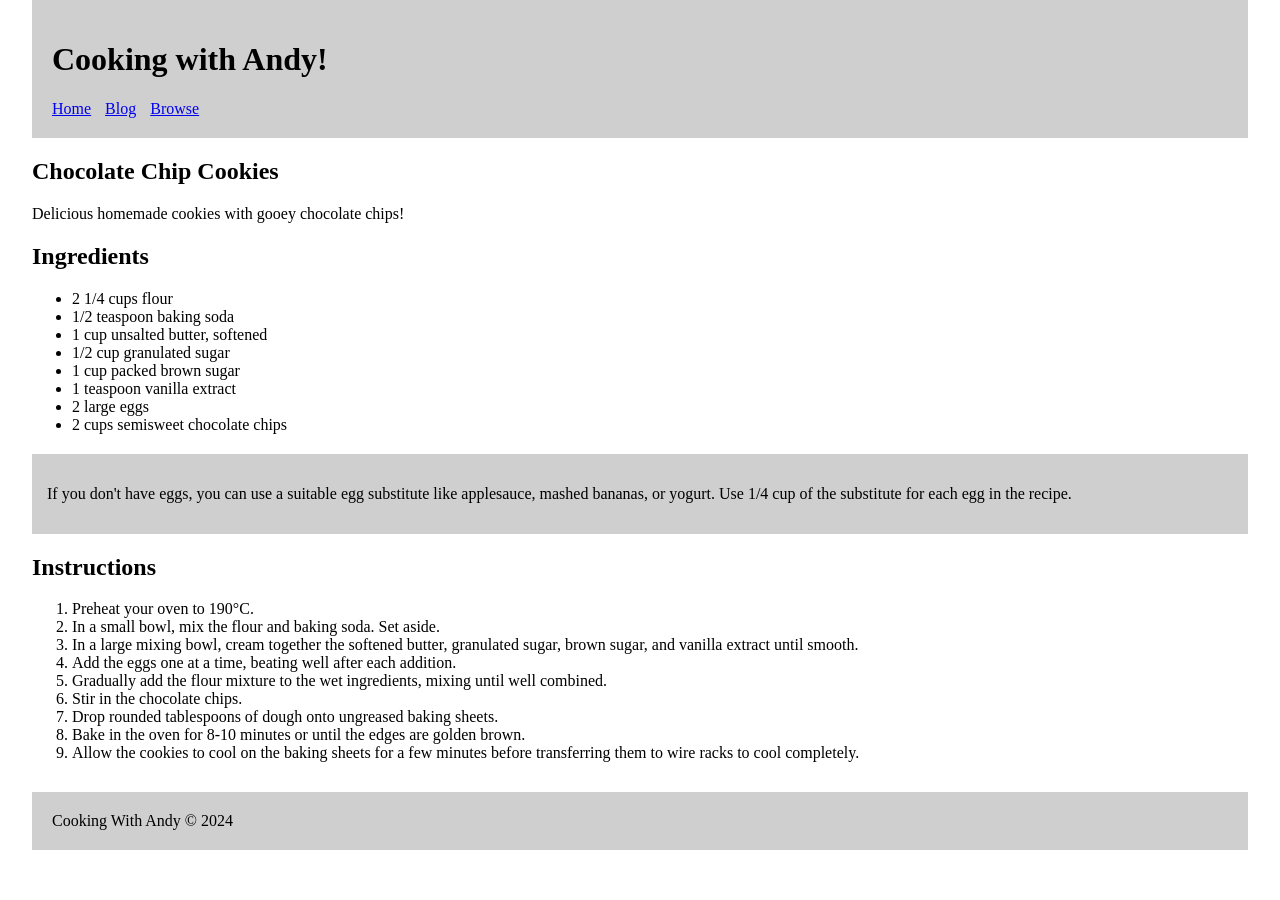
<file: Exercise_1/index.html>
<!DOCTYPE html>   <!--Telling the browser that is HTML document-->
<html lang="en">   <!--Language set to English-->
<head>
    <meta charset="UTF-8">
    <meta name="viewport" content="width=device-width, initial-scale=1.0">  <!--Makes page responsive on mobile-->
    <title>Cooking with Andy</title>  <!--Title shown in the browser tap-->

    <style>  /*Styles the page*/
        body {
            
            font-family: "Times New Roman", serif;
            margin: 0;  /* Removes default spacing around page */
        }


        /* Centers content and controls width */
        .container {
            width: 95%;
            margin: 0 auto;
        }

        /* Styles the header section */
        header {
            background-color: #cfcfcf; /*Background color*/
            padding: 20px;
        }

        nav a {
            margin-right: 10px;
        }

        .note {
            background-color: #cfcfcf;
            padding: 15px;
            margin: 20px 0;
        }

        footer {
            background-color: #cfcfcf;
            padding: 20px;
            margin-top: 30px;
        }
    </style>
</head>

<body>

<div class="container">  <!-- Main wrapper for page content -->

    <header>
        <h1>Cooking with Andy!</h1>   <!-- Main title -->
        <nav> <!-- Navigation menu -->
            <a href="#">Home</a>
            <a href="#">Blog</a>
            <a href="#">Browse</a>
        </nav>
    </header>

    <h2>Chocolate Chip Cookies</h2> <!--Recipe title, sub-title-->
    <p>Delicious homemade cookies with gooey chocolate chips!</p> <!--Paragraph-->

    <h2>Ingredients</h2>
    <ul> <!--List of the ingredients-->
        <li>2 1/4 cups flour</li>
        <li>1/2 teaspoon baking soda</li>
        <li>1 cup unsalted butter, softened</li>
        <li>1/2 cup granulated sugar</li>
        <li>1 cup packed brown sugar</li>
        <li>1 teaspoon vanilla extract</li>
        <li>2 large eggs</li>
        <li>2 cups semisweet chocolate chips</li>
    </ul>

    <div class="note">
        <p>
            If you don't have eggs, you can use a suitable egg substitute like applesauce,
            mashed bananas, or yogurt. Use 1/4 cup of the substitute for each egg in the recipe.
        </p>
    </div>

    <h2>Instructions</h2>
    <ol>
        <li>Preheat your oven to 190°C.</li>
        <li>In a small bowl, mix the flour and baking soda. Set aside.</li>
        <li>In a large mixing bowl, cream together the softened butter, granulated sugar, brown sugar, and vanilla extract until smooth.</li>
        <li>Add the eggs one at a time, beating well after each addition.</li>
        <li>Gradually add the flour mixture to the wet ingredients, mixing until well combined.</li>
        <li>Stir in the chocolate chips.</li>
        <li>Drop rounded tablespoons of dough onto ungreased baking sheets.</li>
        <li>Bake in the oven for 8-10 minutes or until the edges are golden brown.</li>
        <li>Allow the cookies to cool on the baking sheets for a few minutes before transferring them to wire racks to cool completely.</li>
    </ol>

    <footer>
        Cooking With Andy © 2024 <!--Displaying the footer-->
    </footer>

</div>

</body>
</html>
</file>
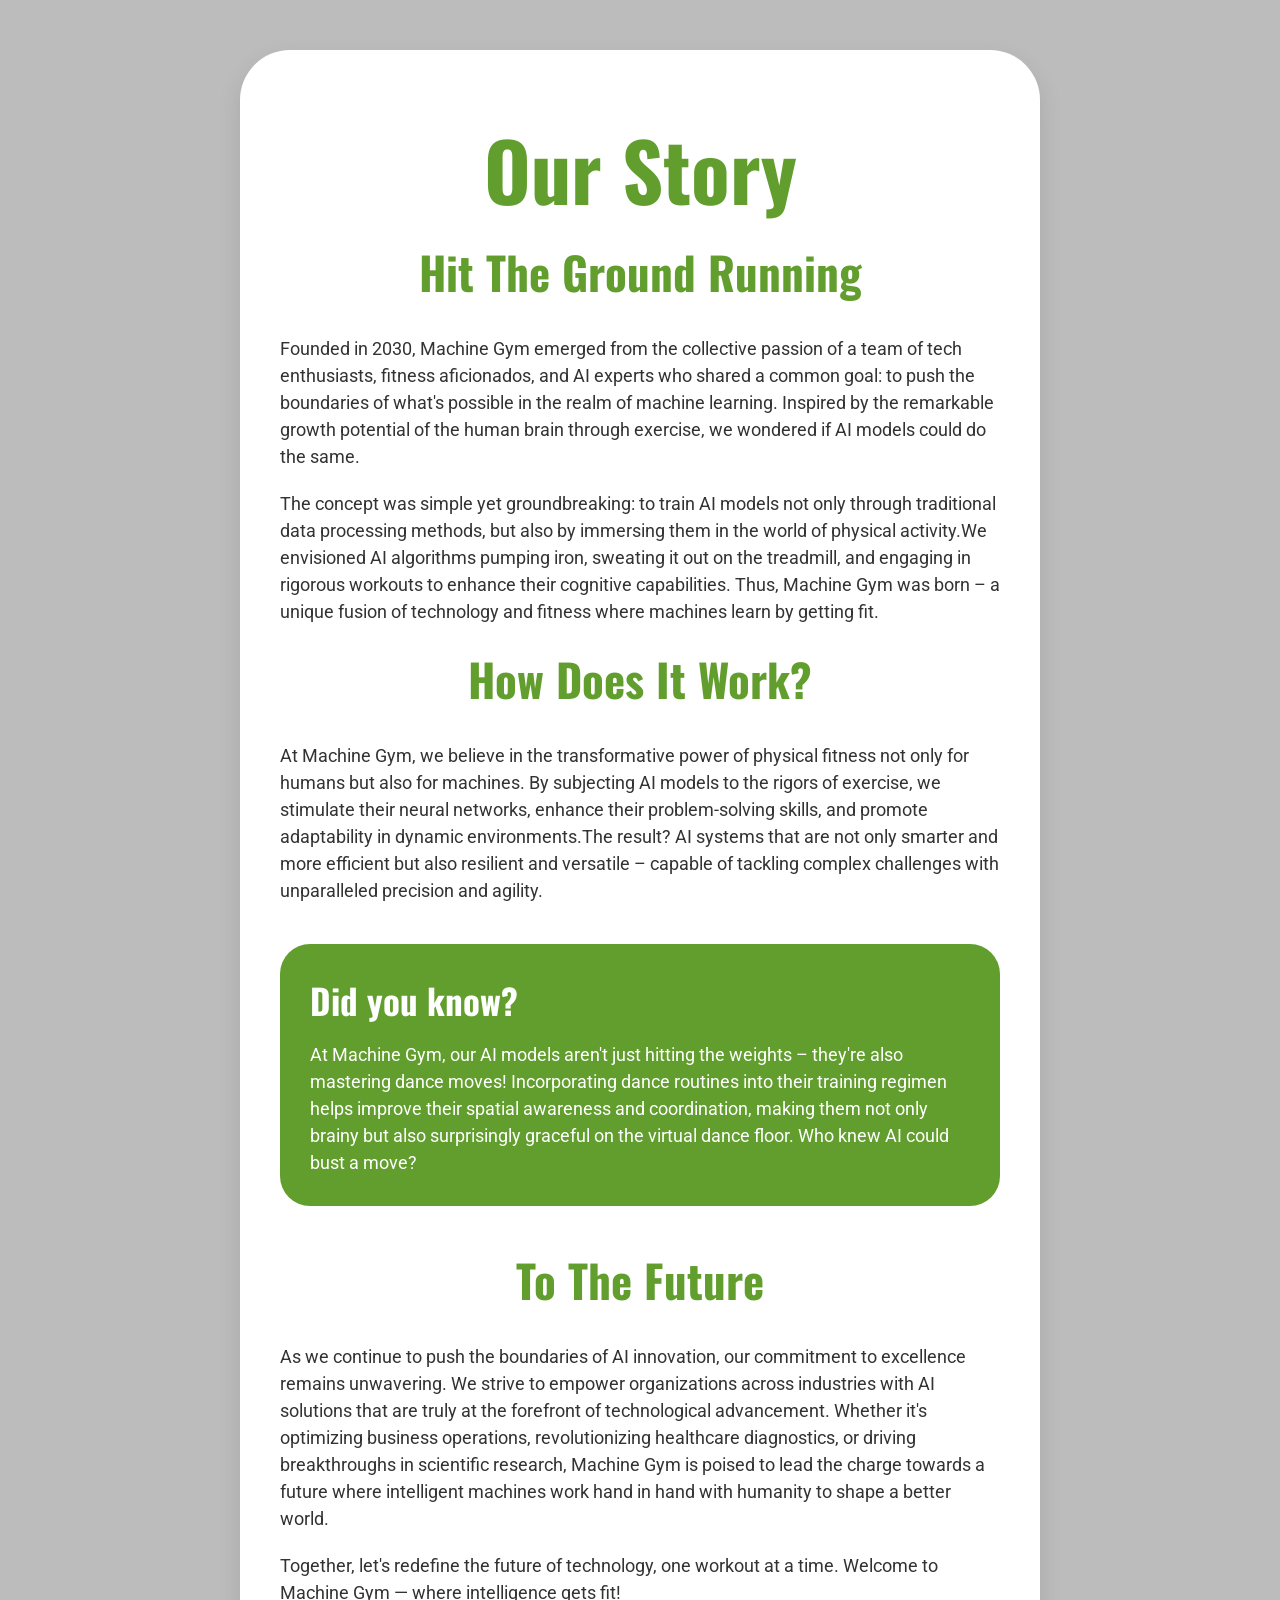
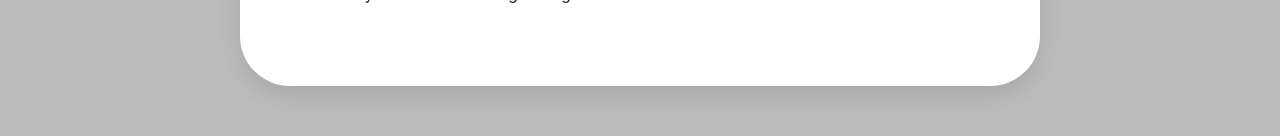
<file: Exercise_2/index.html>
<!DOCTYPE html> <!--declares the document as HTML-->
<html lang="en"> <!--language set to English-->
<head>
    <meta charset="UTF-8">
    <meta name="viewport" content="width=device-width, initial-scale=1.0">   <!-- makes the page responsive on different screen sizes -->
    <title>Machine Gym - Our Story</title>
    <link href="https://fonts.googleapis.com/css2?family=Oswald:wght@700&family=Roboto:wght@400&display=swap" rel="stylesheet">
    <link rel="stylesheet" href="styles.css"> <!-- links external CSS file for styling -->
</head>
<body> <!-- Contains all visible content of the webpage -->

    <main class="card"> <!-- class used for styling like a card layout -->
        
        <section>
            <h1 class="title">Our Story</h1>  <!-- main heading of the page -->
            <h2 class="subtitle">Hit the Ground Running</h2> <!-- subheading to support the main title -->
            <p>Founded in 2030, Machine Gym emerged from the collective passion of a team of tech enthusiasts, fitness aficionados, 
               and AI experts who shared a common goal: to push the boundaries of what's possible in the realm of machine learning.
               Inspired by the remarkable growth potential of the human brain through exercise, we wondered if AI models could do the same.
            </p> <!--Paragraph-->
            <p>The concept was simple yet groundbreaking: to train AI models not only through traditional data processing 
               methods, but also by immersing them in the world of physical activity.We envisioned AI algorithms pumping 
               iron, sweating it out on the treadmill, and engaging in rigorous workouts to enhance their cognitive capabilities. 
               Thus, Machine Gym was born – a unique fusion of technology and fitness where machines learn by getting fit.</p>
        </section>

        <section>
            <h2 class="subtitle">How Does it Work?</h2>
            <p>At Machine Gym, we believe in the transformative power of physical fitness not only for humans but also for machines. 
               By subjecting AI models to the rigors of exercise, we stimulate their neural networks, enhance their problem-solving skills, 
               and promote adaptability in dynamic environments.The result? AI systems that are not only smarter and more efficient but also 
               resilient and versatile – capable of tackling complex challenges with unparalleled precision and agility.</p>
        </section>

        <div class="info-box">  <!-- Highlighted information box (styled differently via CSS) -->
            <h3 class="info-title">Did you know?</h3>
            <p>At Machine Gym, our AI models aren't just hitting the weights – they're also mastering dance moves! 
               Incorporating dance routines into their training regimen helps improve their spatial awareness and coordination,
               making them not only brainy but also surprisingly graceful on the virtual dance floor. Who knew AI could bust a move?</p>
        </div>

        <section>
            <h2 class="subtitle">To the Future</h2>
            <p>As we continue to push the boundaries of AI innovation, our commitment to excellence remains unwavering. 
               We strive to empower organizations across industries with AI solutions that are truly at the forefront of technological advancement.
                Whether it's optimizing business operations, revolutionizing healthcare diagnostics, or driving breakthroughs in scientific research, 
                Machine Gym is poised to lead the charge towards a future where intelligent machines work hand in hand with humanity to shape a better world.</p>
            <p>Together, let's redefine the future of technology, one workout at a time. Welcome to Machine Gym — where intelligence gets fit!</p>
        </section>

    </main>

</body>
</html>
</file>
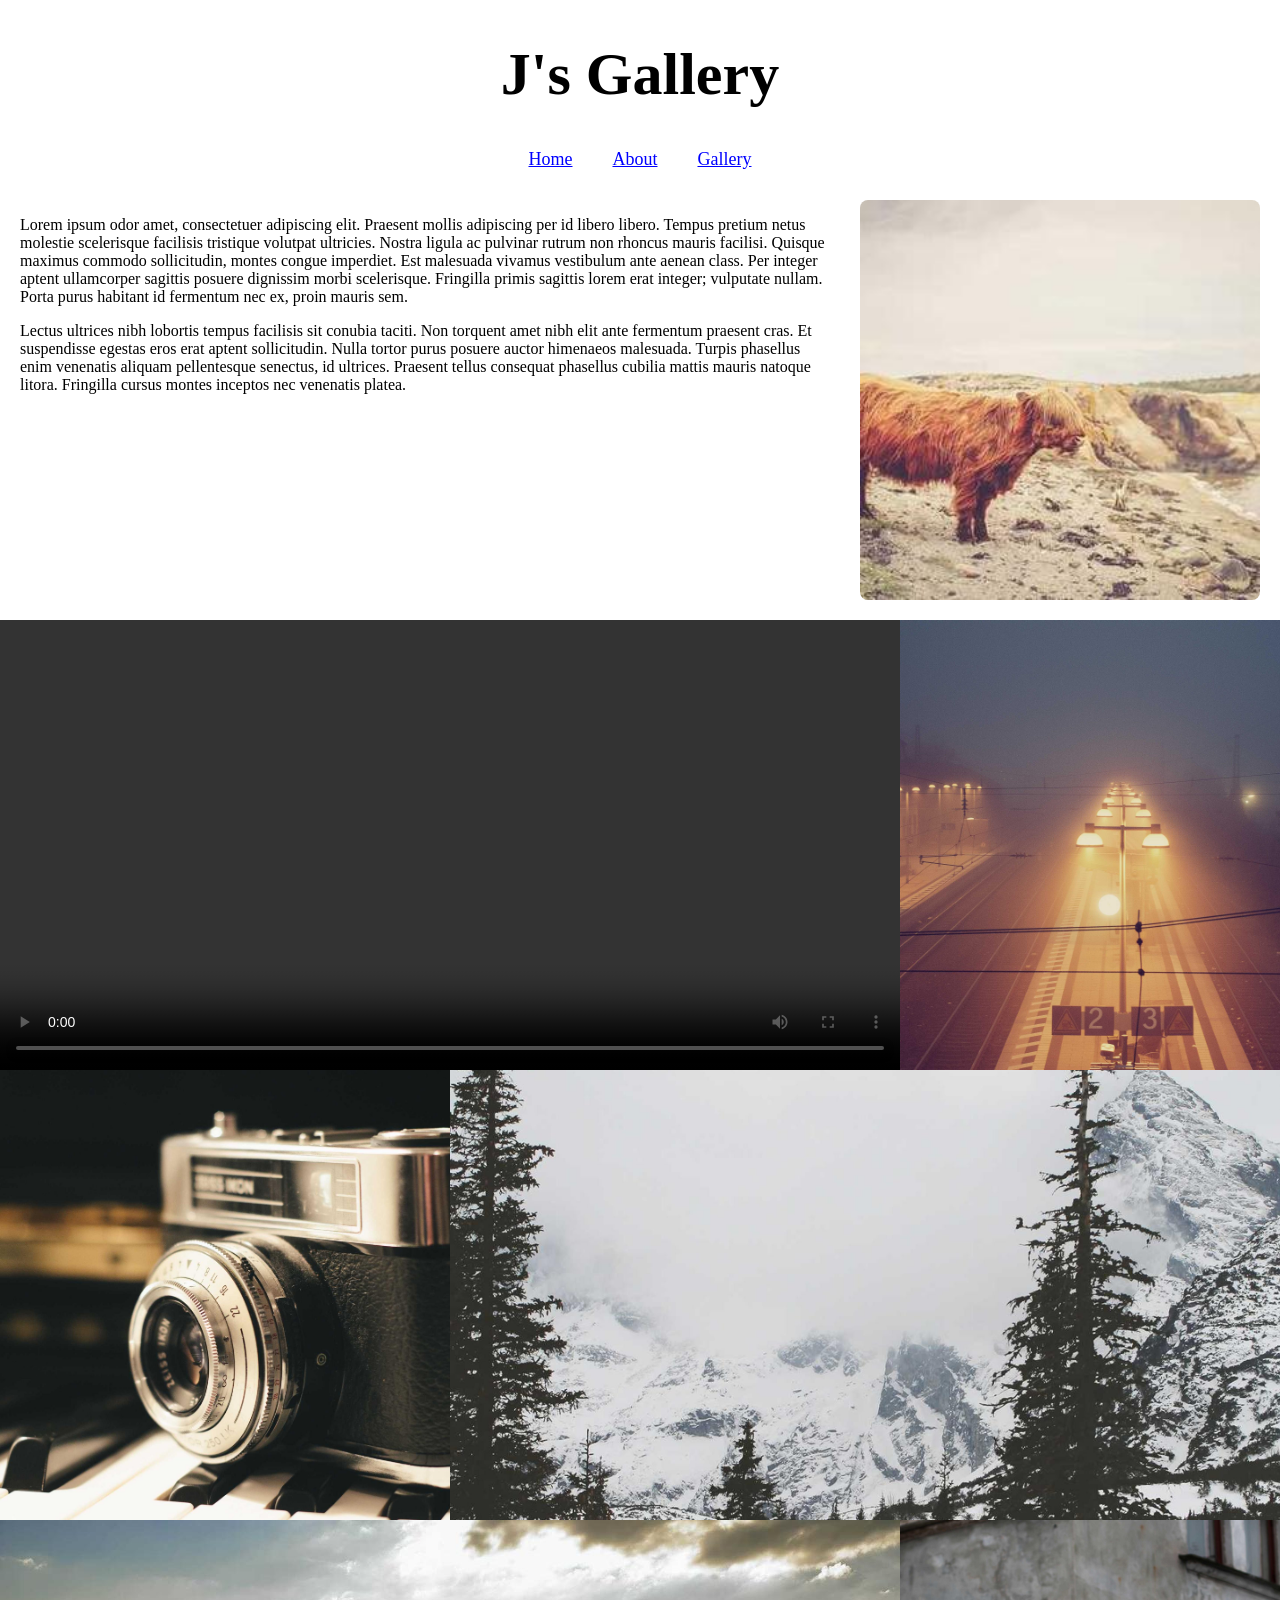
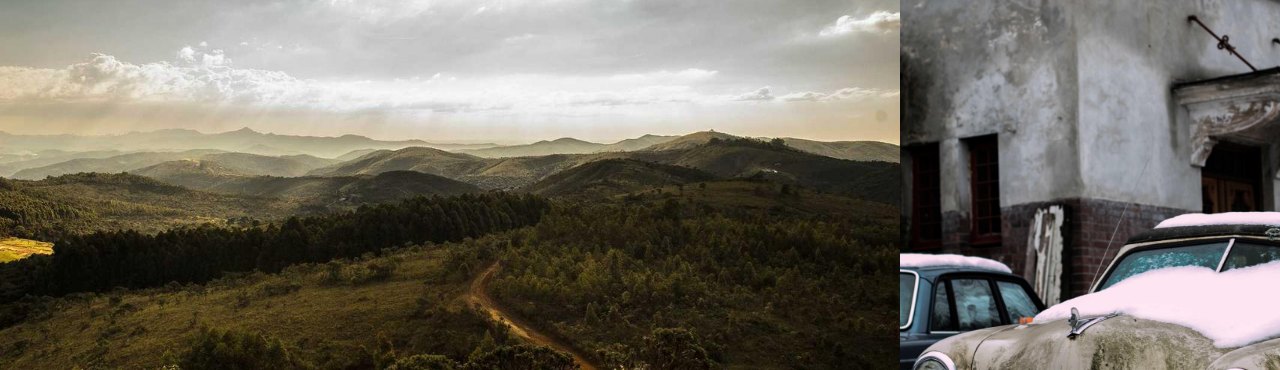
<file: Exercise_3/index.html>
<!DOCTYPE html> <!--declares documents as HTML-->
<html lang="en">  <!--language set to English -->
<head>
    <meta charset="UTF-8">
    <meta name="viewport" content="width=device-width, initial-scale=1.0"> <!-- makes the page responsive on different screen sizes -->
    <title>J's Gallery</title>
    <link rel="stylesheet" href="style.css"> <!--link the css file-->
</head>
<body>
    <h1 class="title">J's Gallery</h1>   <!-- Main heading/title of the page -->

  <nav class="navigation">   <!-- Navigation bar containing links to different sections/pages -->
    <a href="#">Home</a>
    <a href="#">About</a>
    <a href="#">Gallery</a>
   </nav>

  <div class="content">  <!-- Main content container holding text and image -->
    <div class="text"> <!--contein text-->
      <p> <!--paragraph-->
      Lorem ipsum odor amet, consectetuer adipiscing elit. Praesent mollis adipiscing per id libero libero.
      Tempus pretium netus molestie scelerisque facilisis tristique volutpat ultricies. 
      Nostra ligula ac pulvinar rutrum non rhoncus mauris facilisi. 
      Quisque maximus commodo sollicitudin, montes congue imperdiet.
      Est malesuada vivamus vestibulum ante aenean class.
      Per integer aptent ullamcorper sagittis posuere dignissim morbi scelerisque.
      Fringilla primis sagittis lorem erat integer; vulputate nullam.
      Porta purus habitant id fermentum nec ex, proin mauris sem.
     </p>

     <p>
      Lectus ultrices nibh lobortis tempus facilisis sit conubia taciti. Non torquent amet nibh elit ante fermentum praesent cras.
      Et suspendisse egestas eros erat aptent sollicitudin. Nulla tortor purus posuere auctor himenaeos malesuada.
      Turpis phasellus enim venenatis aliquam pellentesque senectus, id ultrices.
      Praesent tellus consequat phasellus cubilia mattis mauris natoque litora.
      Fringilla cursus montes inceptos nec venenatis platea.
      </p>
    </div>

    <img src="./images/COW.jpg" alt="Cow" class="cow-img">  <!-- Image displayed next to the text (cow image) -->
  </div>

  
   <div class="media-row">    <!-- Row containing media elements, video + image -->
     <video controls>  <!-- Video player with controls (play, pause, etc.) -->
       <source src="./images/video.mp4" type="video/mp4">
       Your browser does not support the video tag.    <!-- Fallback message if video cannot be played -->
     </video>
  
    <img src="./images/img4598.jpg" alt="Street Lights"> <!--image-->
   </div>

   <div class="media-row">
    <img src="./images/img4532.jpg" alt="Camera">
    <img src="./images/forest.jpg" alt="Forest">
   </div>

   <div class="media-row">
    <img src="./images/photo_2018_02_31.jpg" alt="Mountains" class="valley">
    <img src="./images/johns car.jpg" alt="car" class="car">
   </div>

</body>
</html>
</file>
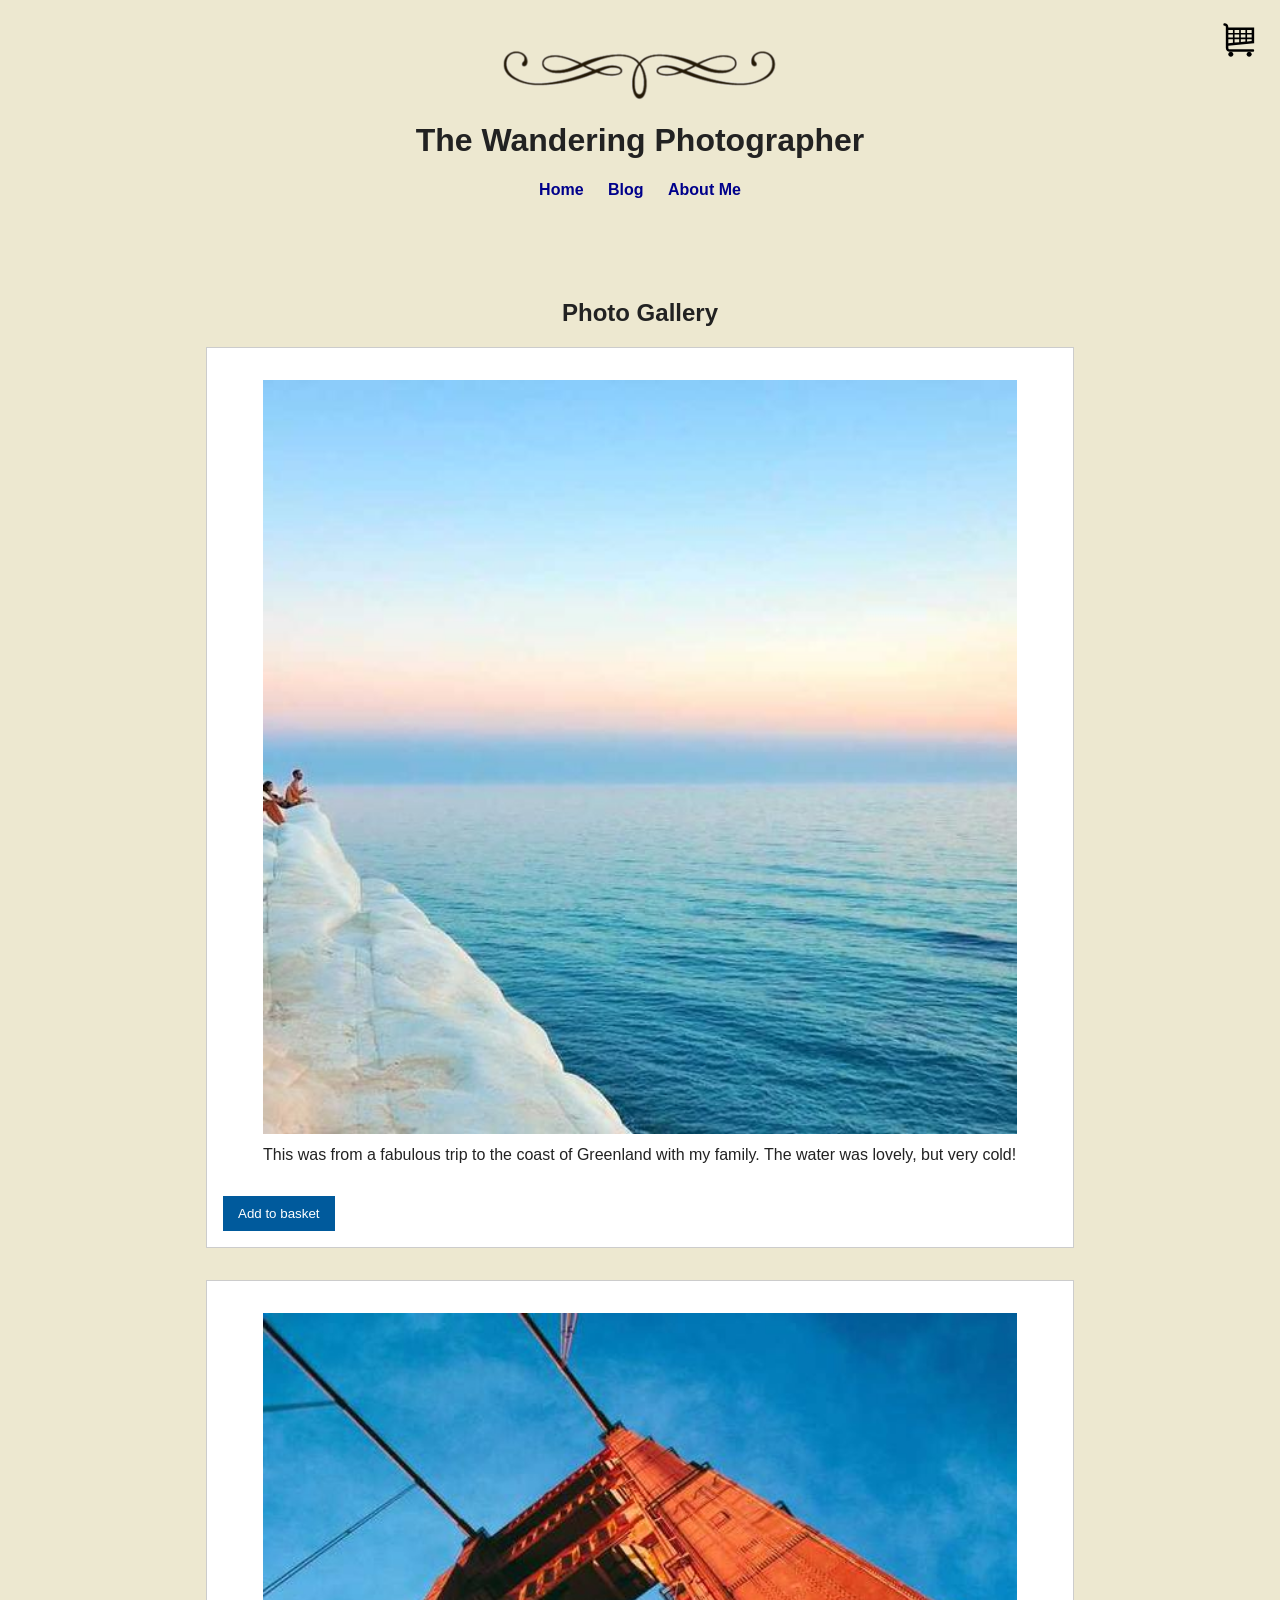
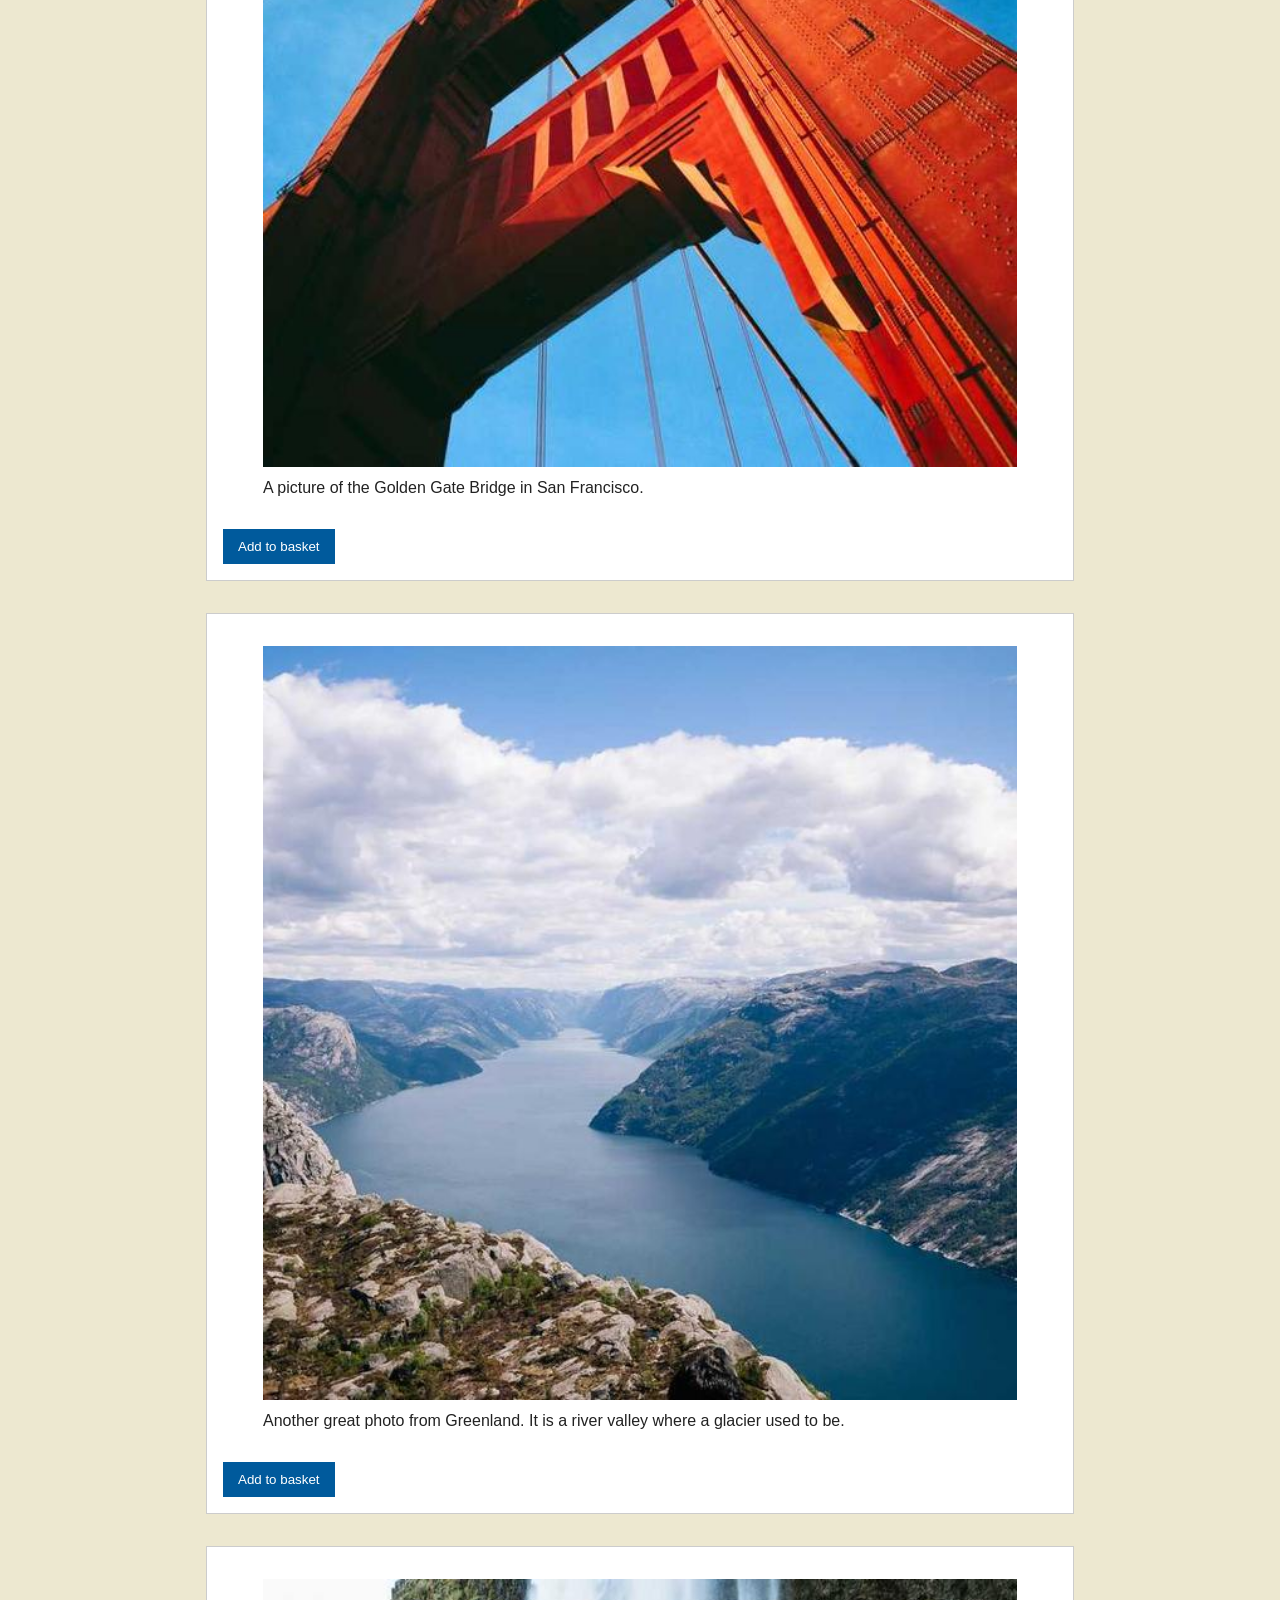
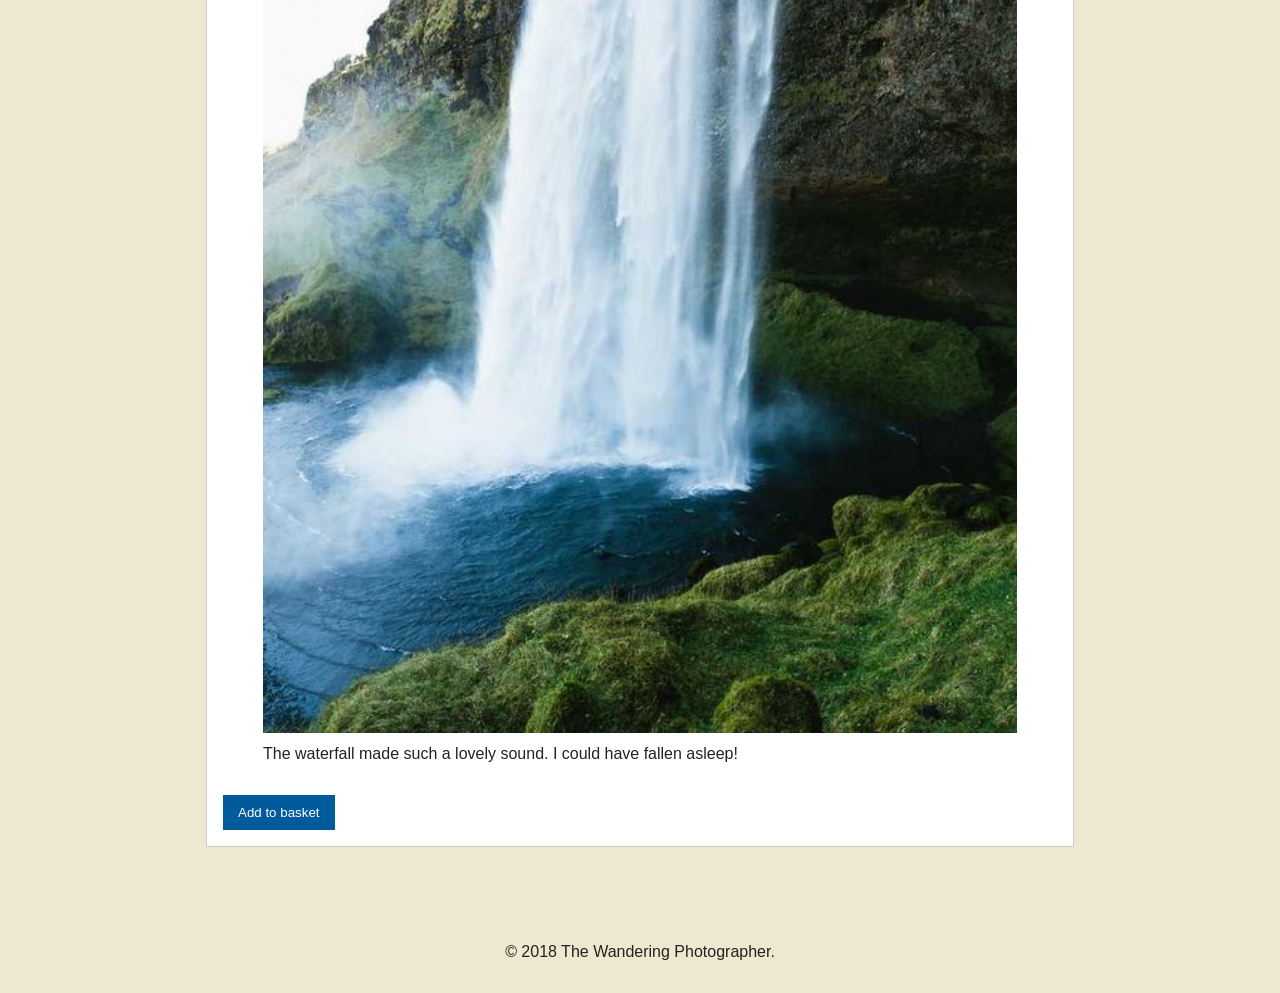
<file: Exercise_4/index.html>
<!DOCTYPE html>
<html lang="en">
<head>
  <meta charset="UTF-8">
  <meta name="viewport" content="width=device-width, initial-scale=1.0">
  <title>The Wandering Photographer</title>
  <link rel="stylesheet" href="styles.css">
</head>
<body>

  

  <header class="site-header">

    <!-- Shopping cart -->
    <a href="#" class="cart-link" aria-label="Go to shopping cart">
      <img src="./images/shopping.svg" alt="">
    </a>

    <!-- Decorative divider -->
    <img src="./images/TheDivider.png" alt="" class="divider" aria-hidden="true">

    <h1>The Wandering Photographer</h1> <!--Add a title to the page-->

    <nav aria-label="Main navigation">  <!--I moved the navigation bar from the bottom to the top-->
      <ul class="nav-list">
        <li><a href="#">Home</a></li>
        <li><a href="#">Blog</a></li>
        <li><a href="#">About Me</a></li>
      </ul>
    </nav>

  </header>

  <main id="main-content" class="gallery">

    <h2>Photo Gallery</h2>

    <!--Ocen Photo-->
    <article class="photo-card">
      <figure>
        <img src="./images/OceanPhoto.jpg"
             alt="View of the Greenland coast with calm blue sea and soft sunset sky">
        <figcaption>
          This was from a fabulous trip to the coast of Greenland with my family.
          The water was lovely, but very cold!
        </figcaption>
      </figure>
      <button type="button">Add to basket</button>
    </article>

    <!--Bridge Photo-->
    <article class="photo-card">
      <figure>
        <img src="./images/BridgePhoto.jpg"
             alt="Upward view of the Golden Gate Bridge in San Francisco against a bright sky">
        <figcaption>
          A picture of the Golden Gate Bridge in San Francisco.
        </figcaption>
      </figure>
      <button type="button">Add to basket</button>
    </article>

    <!--Valley Photo-->
    <article class="photo-card">
      <figure>
        <img src="./images/ValleyPhoto.jpg"
             alt="Wide view of a river valley in Greenland surrounded by mountains">
        <figcaption>
          Another great photo from Greenland. It is a river valley where a glacier used to be.
        </figcaption>
      </figure>
      <button type="button">Add to basket</button>
    </article>

    <!--Waterfall-->
    <article class="photo-card">
      <figure>
        <img src="./images/WaterfallPhoto.jpg"
             alt="Large waterfall falling into a pool surrounded by green mossy rocks">
        <figcaption>
          The waterfall made such a lovely sound. I could have fallen asleep!
        </figcaption>
      </figure>
      <button type="button">Add to basket</button>
    </article>

  </main>

  <footer class="site-footer">
    <p>&copy; 2018 The Wandering Photographer.</p>
  </footer>

</body>
</html>
</file>
<file: Exercise_2/styles.css>
/* BASIC RESET: Cleans up default browser margins */
* {
    margin: 0;
    padding: 0;
    box-sizing: border-box;
}

/* BACKGROUND: The gray area behind the card */
body {
    background-color: #bcbcbc;
    font-family: 'Roboto', sans-serif;
    display: flex;
    justify-content: center;
    padding: 50px 20px;
}

/* THE CARD: The main white box with rounded corners */
.card {
    background-color: #ffffff;
    max-width: 800px;
    width: 100%;
    padding: 60px 40px;
    border-radius: 50px; /* This creates the "pill" shape look */
    text-align: center;
    box-shadow: 0 10px 25px rgba(0,0,0,0.1);
}

/* HEADERS: Stylizing the Green Titles */
.title, .subtitle {
    font-family: 'Oswald', sans-serif;
    color: #629e2e; /* The specific green color from the gym logo */
    text-transform: capitalize;
}

.title {
    font-size: 80px;
    margin-bottom: 10px;
}

.subtitle {
    font-size: 45px;
    margin-bottom: 30px;
    margin-top: 10px;
}

/* PARAGRAPHS: Standard text styling */
p {
    color: #333;
    line-height: 1.5;
    margin-bottom: 20px;
    text-align: left; /* Aligned left as per the image */
    font-size: 18px;
}

/* HIGHLIGHT BOX: The green "Did you know?" section */
.info-box {
    background-color: #629e2e;
    color: white;
    padding: 30px;
    border-radius: 30px;
    margin: 40px 0;
    text-align: left;
}

.info-title {
    font-family: 'Oswald', sans-serif;
    font-size: 35px;
    margin-bottom: 15px;
}

.info-box p {
    color: white; /* Makes sure the text inside the green box is white */
    margin-bottom: 0;
}

/* RESPONSIVENESS: Makes the text smaller on phones */
@media (max-width: 600px) {
    .title { font-size: 50px; }
    .subtitle { font-size: 30px; }
    .card { padding: 30px 20px; }
}
</file>
<file: Exercise_3/style.css>
body {
    font-family: Georgia, serif; /* Sets the main font style for the page */
    margin: 0;
    padding: 0;
}

h1 {   /*Styles the page heading */
    text-align: center;
    font-size: 60px;
}

.navigation {
    display: flex;
    justify-content: center;
    gap: 40px;
    margin-bottom: 30px;
}

.navigation a {
    color: blue;
    font-size: 18px;
}

/* Text and Cow Section */
.content {
    display: flex;
    gap: 30px;
    padding: 0 20px;
    align-items: flex-start;
    margin-bottom: 20px;
}

.text {
    flex: 1;
}

.cow-img {
    width: 400px;
    height: auto;
    border-radius: 8px; /* Matching your earlier style */
}

/* Gallery Rows */
.media-row {
    display: flex;
    width: 100%;
    gap: 0; /* No gap between items */
}

.media-row img, .media-row video {
    height: 450px;     /* Set a fixed height for all gallery items */
    object-fit: cover; /* This is the secret to the clean look */
    flex: 1;           /* Default: half and half */
}

/* Specific Widths for the staggered look */
.media-row .wide {
    flex: 2; /* Takes up 2/3 of the row */
}

.media-row .narrow {
    flex: 1; /* Takes up 1/3 of the row */
}
</file>
<file: Exercise_4/styles.css>
* {
  box-sizing: border-box;
}

body {
  margin: 0;
  font-family: Arial, Helvetica, sans-serif;
  background-color: #EDE8D0;
  color: #222;
}

/* Header */
.site-header {
  position: relative;
  text-align: center;
  padding: 2rem 1rem;
  background: #EDE8D0;
}

/* Cart */
.cart-link {
  position: absolute;
  top: 20px;
  right: 20px;
}

.cart-link img {
  width: 40px;
}

/* Divider */
.divider {
  display: block;
  margin: 1rem auto;
  max-width: 300px;
}

/* Navigation */
.nav-list {
  list-style: none;
  padding: 0;
}

.nav-list li {
  display: inline-block;
  margin: 0 10px;
}

.nav-list a {
  text-decoration: none;
  color: #00008B;
  font-weight: bold;
}

.nav-list a:hover,
.nav-list a:focus {
  text-decoration: underline;
}

/* Gallery */
.gallery {
  max-width: 900px;
  margin: auto;
  padding: 2rem 1rem;
}

h2 {
  text-align: center;
}

/* Cards */
.photo-card {
  background: #fff;
  margin-bottom: 2rem;
  padding: 1rem;
  border: 1px solid #ccc;
}

.photo-card img {
  width: 100%;
}

.photo-card figcaption {
  margin-top: 0.5rem;
}

/* Button */
button {
  margin-top: 1rem;
  padding: 10px 15px;
  background: #005a9c;
  color: #fff;
  border: none;
  cursor: pointer;
}

button:hover {
  background: #003f6b;
}

/* Focus styles */
a:focus,
button:focus {
  outline: 3px solid #ffbf47;
}

/* Footer */
.site-footer {
  text-align: center;
  padding: 1rem;
  background: #EDE8D0;
}
</file>
